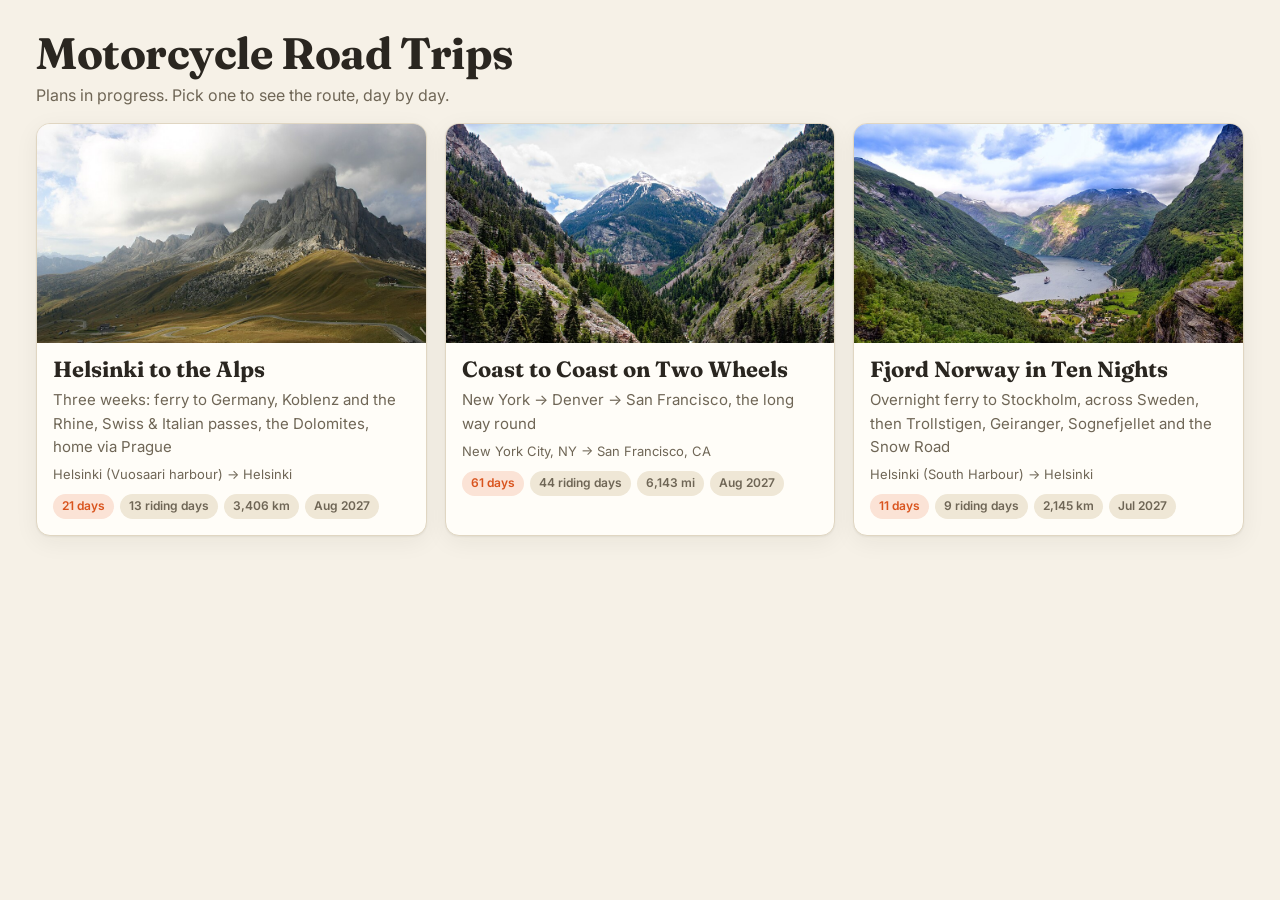
<file: index.html>
<!doctype html>
<html lang="en">
<head>
  <meta charset="utf-8" />
  <meta name="viewport" content="width=device-width, initial-scale=1" />
  <title>Road Trips</title>
  <link rel="preconnect" href="https://fonts.googleapis.com" />
  <link rel="preconnect" href="https://fonts.gstatic.com" crossorigin />
  <link href="https://fonts.googleapis.com/css2?family=Fraunces:opsz,wght@9..144,500;9..144,700&family=Inter:wght@400;500;600&display=swap" rel="stylesheet" />
  <link rel="stylesheet" href="assets/styles.css" />
</head>
<body>
  <header class="hero">
    <div class="wrap">
      <h1>Motorcycle Road Trips</h1>
      <p class="subtitle">Plans in progress. Pick one to see the route, day by day.</p>
    </div>
  </header>
  <main class="wrap"><div id="trips" class="trip-list"></div></main>

  <!-- Generated by tools/build.mjs from trips/*/trip.js -->
  <script src="trips/manifest.js"></script>
  <script>
    (function () {
      // Old single-trip links (…/#day-12) pointed at the USA trip.
      if (/^#day-\d+$/.test(location.hash)) location.replace("trip.html?t=usa-coast-to-coast" + location.hash);

      const esc = (s) => String(s ?? "").replace(/[&<>"']/g, (c) => ({ "&": "&amp;", "<": "&lt;", ">": "&gt;", '"': "&quot;", "'": "&#39;" }[c]));
      const fmtDate = (iso, opts) => new Date(iso + "T12:00:00").toLocaleDateString("en-US", opts);
      const trips = window.TRIPS || [];
      document.getElementById("trips").innerHTML = trips.length
        ? trips
            .map((t) => {
              const dist = t.units === "km" ? `${Math.round(t.distanceKm).toLocaleString()} km` : `${Math.round(t.distanceKm / 1.609344).toLocaleString()} mi`;
              return `<a class="trip-card card" href="trip.html?t=${encodeURIComponent(t.slug)}">
                <div class="cover" style="background-image:url('${esc(t.cover || "")}')"></div>
                <div class="body">
                  <h2>${esc(t.title)}</h2>
                  <p>${esc(t.subtitle)}</p>
                  <div class="route">${esc(t.from)} → ${esc(t.to)}</div>
                  <div class="facts">
                    <span class="badge accent">${t.days} days</span>
                    <span class="badge">${t.ridingDays} riding days</span>
                    <span class="badge">${dist}</span>
                    <span class="badge">${fmtDate(t.startDate, { month: "short", year: "numeric" })}</span>
                  </div>
                </div>
              </a>`;
            })
            .join("")
        : `<p class="muted">No trips yet — run <code>node tools/build.mjs</code>.</p>`;
    })();
  </script>
</body>
</html>
</file>
<file: assets/styles.css>
:root {
  --bg: #f6f1e7;
  --surface: #fffdf8;
  --surface-2: #efe7d6;
  --text: #2a2620;
  --muted: #6f6656;
  --line: #e0d6c2;
  --accent: #d9541e;
  --accent-soft: #fbe3d6;
  --road: #4a5d73;
  --warn-bg: #fff4d6;
  --warn-line: #e9c46a;
  --shadow: 0 1px 2px rgba(40, 30, 10, 0.06), 0 6px 24px rgba(40, 30, 10, 0.06);
  --radius: 14px;
  color-scheme: light;
}
@media (prefers-color-scheme: dark) {
  :root:not([data-theme="light"]) {
    --bg: #15130f;
    --surface: #1e1b16;
    --surface-2: #29251e;
    --text: #efe8db;
    --muted: #a99f8c;
    --line: #3a342b;
    --accent: #f07a45;
    --accent-soft: #3d2519;
    --road: #8fa6c0;
    --warn-bg: #2f2814;
    --warn-line: #7a6424;
    --shadow: 0 1px 2px rgba(0, 0, 0, 0.3), 0 6px 24px rgba(0, 0, 0, 0.3);
    color-scheme: dark;
  }
}
:root[data-theme="dark"] {
  --bg: #15130f;
  --surface: #1e1b16;
  --surface-2: #29251e;
  --text: #efe8db;
  --muted: #a99f8c;
  --line: #3a342b;
  --accent: #f07a45;
  --accent-soft: #3d2519;
  --road: #8fa6c0;
  --warn-bg: #2f2814;
  --warn-line: #7a6424;
  color-scheme: dark;
}

* { box-sizing: border-box; }
html { -webkit-text-size-adjust: 100%; }
body {
  margin: 0;
  background: var(--bg);
  color: var(--text);
  font: 15px/1.55 Inter, system-ui, sans-serif;
}
h1, h2, h3 { font-family: Fraunces, Georgia, serif; font-weight: 700; line-height: 1.15; margin: 0; }
a { color: var(--accent); }
button { font: inherit; color: inherit; cursor: pointer; }
.wrap { max-width: 1240px; margin: 0 auto; padding: 0 16px; }
.card { background: var(--surface); border: 1px solid var(--line); border-radius: var(--radius); box-shadow: var(--shadow); }

/* ── header ── */
.hero { padding: 28px 0 8px; }
.hero-inner { display: flex; justify-content: space-between; align-items: flex-end; gap: 16px; flex-wrap: wrap; }
.hero h1 { font-size: clamp(28px, 5vw, 44px); letter-spacing: -0.01em; }
.subtitle { margin: 4px 0 0; color: var(--muted); font-size: 16px; }
.hero-tools { display: flex; gap: 8px; align-items: center; }
.units { display: inline-flex; border: 1px solid var(--line); border-radius: 999px; overflow: hidden; background: var(--surface); }
.units button { border: 0; background: transparent; padding: 6px 14px; font-weight: 600; color: var(--muted); }
.units button[aria-pressed="true"] { background: var(--text); color: var(--bg); }
.btn { display: inline-flex; align-items: center; gap: 6px; border-radius: 999px; padding: 7px 14px; font-weight: 600; font-size: 14px; text-decoration: none; border: 1px solid var(--line); background: var(--surface); color: var(--text); }
.btn:hover { border-color: var(--accent); }
.btn.primary { background: var(--accent); border-color: var(--accent); color: #fff; }
.stats { display: flex; flex-wrap: wrap; gap: 8px 28px; margin: 18px 0 16px; }
.stats div { min-width: 0; }
.stats dt { font-size: 12px; text-transform: uppercase; letter-spacing: 0.06em; color: var(--muted); }
.stats dd { margin: 0; font-family: Fraunces, Georgia, serif; font-size: 24px; font-weight: 700; }

/* ── overview ── */
.overview { overflow: hidden; }
.map { width: 100%; background: var(--surface-2); }
.map-overview { height: 380px; }
.legend { display: flex; flex-wrap: wrap; gap: 6px 16px; padding: 10px 16px; font-size: 13px; color: var(--muted); border-top: 1px solid var(--line); }
.legend span { display: inline-flex; align-items: center; gap: 6px; }
.legend i { width: 14px; height: 4px; border-radius: 2px; display: inline-block; }

/* ── day selector ── */
.daybar {
  position: sticky; top: 0; z-index: 1000;
  display: flex; align-items: stretch; gap: 6px;
  margin: 16px -16px 0; padding: 10px 16px;
  background: color-mix(in srgb, var(--bg) 92%, transparent);
  backdrop-filter: blur(8px);
  border-bottom: 1px solid var(--line);
}
.nav-btn { flex: none; width: 36px; border-radius: 10px; border: 1px solid var(--line); background: var(--surface); font-size: 22px; line-height: 1; }
.nav-btn:disabled { opacity: 0.35; cursor: default; }
.days { flex: 1; display: flex; gap: 4px; overflow-x: auto; scrollbar-width: thin; padding-bottom: 4px; scroll-behavior: smooth; }
.region-group { display: flex; flex-direction: column; gap: 4px; flex: none; }
.region-label { font-size: 11px; text-transform: uppercase; letter-spacing: 0.08em; color: var(--muted); padding-left: 2px; white-space: nowrap; }
.region-days { display: flex; gap: 4px; }
.chip {
  flex: none; display: flex; flex-direction: column; align-items: flex-start;
  min-width: 64px; max-width: 110px; padding: 5px 9px; border-radius: 10px;
  border: 1px solid var(--line); background: var(--surface); text-align: left;
}
.chip b { font-size: 12px; color: var(--muted); font-weight: 600; display: flex; gap: 5px; align-items: center; }
.chip span { font-size: 13px; font-weight: 500; white-space: nowrap; overflow: hidden; text-overflow: ellipsis; max-width: 92px; }
.chip .dot { width: 7px; height: 7px; border-radius: 50%; background: var(--accent); }
.chip.explore .dot { background: transparent; border: 1.5px solid var(--muted); }
.chip.start .dot { background: var(--road); }
.chip.optional { border-style: dashed; }
.chip[aria-current="true"] { background: var(--accent); border-color: var(--accent); color: #fff; }
.chip[aria-current="true"] b { color: rgba(255,255,255,0.85); }
.chip[aria-current="true"] .dot { background: #fff; border-color: #fff; }

/* ── day view ── */
.day { display: grid; grid-template-columns: minmax(0, 5fr) minmax(0, 6fr); gap: 20px; margin-top: 20px; }
.day-map-col { position: sticky; top: 92px; align-self: start; }
.day-map-col .card { overflow: hidden; }
.map-day { height: 460px; }
.actions { display: flex; flex-wrap: wrap; gap: 8px; padding: 12px; border-top: 1px solid var(--line); }
.day-body { display: flex; flex-direction: column; gap: 16px; min-width: 0; }
.day-head .kicker { font-size: 13px; color: var(--muted); font-weight: 600; text-transform: uppercase; letter-spacing: 0.06em; }
.day-head h2 { font-size: clamp(24px, 3.5vw, 34px); margin: 4px 0 6px; }
.day-head .summary { margin: 0; font-size: 16px; }
.badges { display: flex; flex-wrap: wrap; gap: 6px; margin-top: 10px; }
.badge { font-size: 12px; font-weight: 600; padding: 3px 9px; border-radius: 999px; background: var(--surface-2); color: var(--muted); }
.badge.accent { background: var(--accent-soft); color: var(--accent); }
.ride-stats { display: grid; grid-template-columns: repeat(3, minmax(0, 1fr)); gap: 1px; background: var(--line); border-radius: var(--radius); overflow: hidden; border: 1px solid var(--line); }
.ride-stats div { background: var(--surface); padding: 10px 14px; }
.ride-stats dt { font-size: 12px; color: var(--muted); text-transform: uppercase; letter-spacing: 0.05em; }
.ride-stats dd { margin: 0; font-family: Fraunces, Georgia, serif; font-size: 22px; font-weight: 700; }
.ride-stats .est { font-family: Inter, sans-serif; font-size: 11px; color: var(--muted); font-weight: 500; }
.panel { padding: 16px 18px; }
.panel h3 { font-size: 18px; margin-bottom: 8px; }
.panel p { margin: 0 0 6px; }
.roads { font-weight: 500; }
.muted { color: var(--muted); }
.via { display: flex; flex-wrap: wrap; gap: 4px 6px; margin: 8px 0 0; padding: 0; list-style: none; font-size: 13px; color: var(--muted); }
.via li::after { content: "→"; margin-left: 6px; }
.via li:last-child::after { content: ""; }
.alerts { background: var(--warn-bg); border: 1px solid var(--warn-line); border-radius: var(--radius); padding: 12px 16px; }
.alerts ul { margin: 0; padding-left: 18px; }
.alerts li + li { margin-top: 4px; }
.hl { list-style: none; margin: 0; padding: 0; display: grid; gap: 10px; }
.hl li { padding-left: 14px; border-left: 3px solid var(--accent-soft); }
.hl b { display: block; }
.gallery { grid-column: 1 / -1; }
.gallery h3 { font-size: 20px; margin: 4px 0 10px; }
.grid { display: grid; grid-template-columns: repeat(auto-fill, minmax(220px, 1fr)); gap: 10px; }
.grid button { position: relative; padding: 0; border: 0; border-radius: 10px; overflow: hidden; aspect-ratio: 4 / 3; background: var(--surface-2); }
.grid img { width: 100%; height: 100%; object-fit: cover; display: block; transition: transform 0.3s; }
.grid button:hover img { transform: scale(1.04); }
.grid span { position: absolute; left: 0; right: 0; bottom: 0; padding: 18px 10px 7px; font-size: 13px; font-weight: 600; color: #fff; text-align: left; background: linear-gradient(transparent, rgba(0,0,0,0.65)); }

.trip-notes { margin: 28px 0 40px; padding: 18px 20px; display: grid; grid-template-columns: repeat(auto-fit, minmax(280px, 1fr)); gap: 20px; }
.trip-notes h3 { font-size: 17px; margin-bottom: 6px; }
.trip-notes ul { margin: 0; padding-left: 18px; }
.trip-notes li + li { margin-top: 4px; }

/* ── map markers ── */
.pin { width: 12px; height: 12px; border-radius: 50%; background: var(--surface); border: 3px solid var(--road); box-shadow: 0 0 0 2px rgba(0,0,0,0.08); }
.pin.multi { width: 16px; height: 16px; border-color: var(--accent); }
.pin.end { background: var(--accent); border-color: #fff; width: 16px; height: 16px; }
.pin.start { background: var(--road); border-color: #fff; width: 14px; height: 14px; }
.via-pin { width: 8px; height: 8px; border-radius: 50%; background: #fff; border: 2px solid var(--accent); }
.leaflet-tooltip.via-label { font: 600 11px Inter, sans-serif; padding: 2px 6px; }
.leaflet-container { font: inherit; }

/* ── lightbox ── */
.lightbox { position: fixed; inset: 0; z-index: 5000; background: rgba(10, 8, 5, 0.92); display: flex; align-items: center; justify-content: center; padding: 16px; }
.lightbox[hidden] { display: none; }
.lightbox figure { margin: 0; max-width: min(1100px, 100%); text-align: center; }
.lightbox img { max-width: 100%; max-height: 78vh; border-radius: 8px; }
.lightbox figcaption { color: #eee; font-size: 14px; margin-top: 10px; }
.lightbox figcaption small { display: block; color: #aaa; font-size: 12px; margin-top: 2px; }
.lightbox figcaption a { color: #f0a07a; }
.lightbox > button { position: absolute; background: rgba(255,255,255,0.1); border: 0; color: #fff; width: 44px; height: 44px; border-radius: 50%; font-size: 26px; line-height: 1; }
.lb-close { top: 16px; right: 16px; }
.lb-prev { left: 16px; top: 50%; }
.lb-next { right: 16px; top: 50%; }

@media (max-width: 860px) {
  .day { grid-template-columns: 1fr; }
  .day-map-col { position: static; }
  .map-day { height: 320px; }
  .map-overview { height: 280px; }
  .lb-prev, .lb-next { top: auto; bottom: 16px; }
}

/* ── framework additions ── */
.back { display: inline-block; font-size: 13px; font-weight: 600; text-decoration: none; margin-bottom: 6px; }
.chip.ferry .dot { background: #2b6cb0; }

/* ── trip index ── */
.trip-list { display: grid; grid-template-columns: repeat(auto-fill, minmax(320px, 1fr)); gap: 18px; margin: 8px 0 48px; }
.trip-card { display: flex; flex-direction: column; overflow: hidden; text-decoration: none; color: inherit; transition: transform 0.2s, border-color 0.2s; }
.trip-card:hover { transform: translateY(-2px); border-color: var(--accent); }
.trip-card .cover { aspect-ratio: 16 / 9; background: var(--surface-2) center / cover no-repeat; }
.trip-card .body { padding: 14px 16px 16px; display: flex; flex-direction: column; gap: 6px; }
.trip-card h2 { font-size: 22px; }
.trip-card p { margin: 0; color: var(--muted); }
.trip-card .facts { display: flex; flex-wrap: wrap; gap: 6px; margin-top: 4px; }
.trip-card .route { font-size: 13px; color: var(--muted); }
</file>
